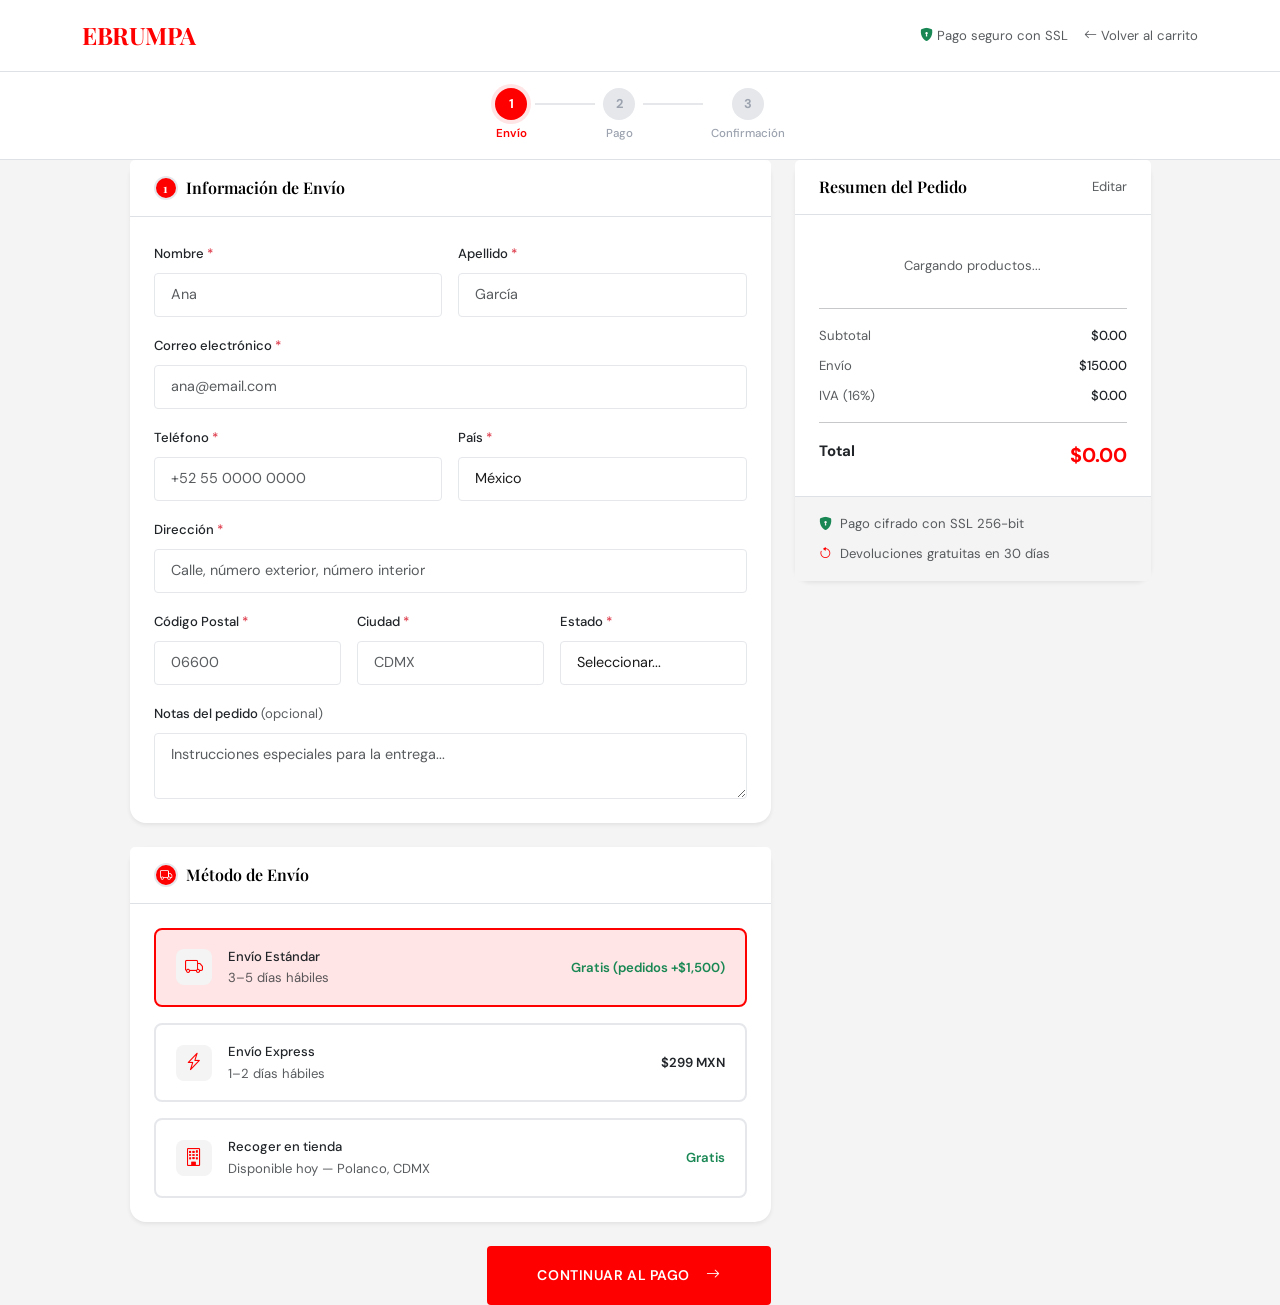
<file: checkout.html>
<!DOCTYPE html>
<html lang="es">
<head>
  <meta charset="UTF-8">
  <meta name="viewport" content="width=device-width, initial-scale=1">
  <meta name="description" content="Finaliza tu compra de manera segura — envío, pago y confirmación en minutos.">
  <meta property="og:title" content="Checkout — EBRUMPA">
  <meta property="og:description" content="Completa tu pedido de forma segura y rápida.">
  <title>Checkout — EBRUMPA</title>

  <!-- Bootstrap CSS -->
  <link href="https://cdn.jsdelivr.net/npm/bootstrap@5.3.3/dist/css/bootstrap.min.css" rel="stylesheet">
  <!-- Bootstrap Icons -->
  <link rel="stylesheet" href="https://cdn.jsdelivr.net/npm/bootstrap-icons@1.11.3/font/bootstrap-icons.css">
  <!-- Google Fonts -->
  <link href="https://fonts.googleapis.com/css2?family=Playfair+Display:wght@400;500;600;700&family=DM+Sans:wght@300;400;500;600;700&display=swap" rel="stylesheet">
  <!-- Custom CSS -->
  <link rel="stylesheet" href="css/styles.css">
</head>
<body>

  <!-- ============================================================
    MINIMAL NAVBAR (checkout mode — no distractions)
  ============================================================ -->
  <nav class="navbar navbar-custom border-bottom" style="position:sticky;top:0;z-index:1030;">
    <div class="container justify-content-between">
      <a class="navbar-brand" href="index.html">
        <span class="brand-text">EBRUMPA</span>
      </a>
      <div class="d-flex align-items-center gap-3">
        <span class="text-muted small d-none d-md-inline">
          <i class="bi bi-shield-lock-fill text-success me-1"></i>Pago seguro con SSL
        </span>
        <a href="cart.html" class="text-muted small text-decoration-none">
          <i class="bi bi-arrow-left me-1"></i>Volver al carrito
        </a>
      </div>
    </div>
  </nav>

  <!-- ============================================================
    CHECKOUT STEPS INDICATOR
  ============================================================ -->
  <div class="checkout-steps-bar bg-white border-bottom">
    <div class="container">
      <div class="checkout-steps d-flex align-items-center justify-content-center gap-0 py-3">
        <div class="checkout-step active" id="step-indicator-1">
          <div class="checkout-step-number">1</div>
          <span class="checkout-step-label">Envío</span>
        </div>
        <div class="checkout-step-connector"></div>
        <div class="checkout-step" id="step-indicator-2">
          <div class="checkout-step-number">2</div>
          <span class="checkout-step-label">Pago</span>
        </div>
        <div class="checkout-step-connector"></div>
        <div class="checkout-step" id="step-indicator-3">
          <div class="checkout-step-number">3</div>
          <span class="checkout-step-label">Confirmación</span>
        </div>
      </div>
    </div>
  </div>

  <!-- ============================================================
    CHECKOUT MAIN
  ============================================================ -->
  <section class="section-padding bg-neutral-100">
    <div class="container">
      <div class="row g-4 justify-content-center">

        <!-- ---- LEFT: Form Steps ---- -->
        <div class="col-lg-7">

          <!-- STEP 1: Shipping -->
          <div id="checkoutStep1" class="checkout-step-panel">
            <div class="card border-0 shadow-sm rounded-4 mb-4">
              <div class="card-header bg-white border-bottom py-3 px-4">
                <h6 class="mb-0 fw-semibold d-flex align-items-center gap-2">
                  <span class="step-circle">1</span> Información de Envío
                </h6>
              </div>
              <div class="card-body p-4">
                <!-- [API HOOK LARAVEL] POST /api/checkout/shipping -->
                <div class="row g-3">
                  <div class="col-sm-6">
                    <label class="form-label small fw-medium" for="firstName">Nombre <span class="text-danger">*</span></label>
                    <input type="text" class="form-control form-control-custom" id="firstName" placeholder="Ana" required autocomplete="given-name">
                    <div class="invalid-feedback">Ingresa tu nombre.</div>
                  </div>
                  <div class="col-sm-6">
                    <label class="form-label small fw-medium" for="lastName">Apellido <span class="text-danger">*</span></label>
                    <input type="text" class="form-control form-control-custom" id="lastName" placeholder="García" required autocomplete="family-name">
                    <div class="invalid-feedback">Ingresa tu apellido.</div>
                  </div>
                  <div class="col-12">
                    <label class="form-label small fw-medium" for="email">Correo electrónico <span class="text-danger">*</span></label>
                    <input type="email" class="form-control form-control-custom" id="email" placeholder="ana@email.com" required autocomplete="email">
                    <div class="invalid-feedback">Ingresa un correo válido.</div>
                  </div>
                  <div class="col-sm-6">
                    <label class="form-label small fw-medium" for="phone">Teléfono <span class="text-danger">*</span></label>
                    <input type="tel" class="form-control form-control-custom" id="phone" placeholder="+52 55 0000 0000" required autocomplete="tel">
                    <div class="invalid-feedback">Ingresa tu teléfono.</div>
                  </div>
                  <div class="col-sm-6">
                    <label class="form-label small fw-medium" for="country">País <span class="text-danger">*</span></label>
                    <select class="form-select form-control-custom" id="country" required autocomplete="country">
                      <option value="">Seleccionar...</option>
                      <option value="MX" selected>México</option>
                      <option value="US">Estados Unidos</option>
                      <option value="CA">Canadá</option>
                      <option value="ES">España</option>
                    </select>
                  </div>
                  <div class="col-12">
                    <label class="form-label small fw-medium" for="address">Dirección <span class="text-danger">*</span></label>
                    <input type="text" class="form-control form-control-custom" id="address" placeholder="Calle, número exterior, número interior" required autocomplete="street-address">
                    <div class="invalid-feedback">Ingresa tu dirección.</div>
                  </div>
                  <div class="col-sm-4">
                    <label class="form-label small fw-medium" for="zip">Código Postal <span class="text-danger">*</span></label>
                    <input type="text" class="form-control form-control-custom" id="zip" placeholder="06600" maxlength="5" required autocomplete="postal-code">
                    <div class="invalid-feedback">Ingresa tu CP.</div>
                  </div>
                  <div class="col-sm-4">
                    <label class="form-label small fw-medium" for="city">Ciudad <span class="text-danger">*</span></label>
                    <input type="text" class="form-control form-control-custom" id="city" placeholder="CDMX" required autocomplete="address-level2">
                    <div class="invalid-feedback">Ingresa tu ciudad.</div>
                  </div>
                  <div class="col-sm-4">
                    <label class="form-label small fw-medium" for="state">Estado <span class="text-danger">*</span></label>
                    <select class="form-select form-control-custom" id="state" required autocomplete="address-level1">
                      <option value="">Seleccionar...</option>
                      <option value="CDMX">Ciudad de México</option>
                      <option value="JAL">Jalisco</option>
                      <option value="NL">Nuevo León</option>
                      <option value="MEX">Estado de México</option>
                      <option value="PUE">Puebla</option>
                      <option value="VER">Veracruz</option>
                    </select>
                  </div>
                  <div class="col-12">
                    <label class="form-label small fw-medium" for="notes">Notas del pedido <span class="text-muted fw-normal">(opcional)</span></label>
                    <textarea class="form-control form-control-custom" id="notes" rows="2" placeholder="Instrucciones especiales para la entrega..."></textarea>
                  </div>
                </div>
              </div>
            </div>

            <!-- Shipping Method -->
            <div class="card border-0 shadow-sm rounded-4 mb-4">
              <div class="card-header bg-white border-bottom py-3 px-4">
                <h6 class="mb-0 fw-semibold d-flex align-items-center gap-2">
                  <span class="step-circle">
                    <i class="bi bi-truck"></i>
                  </span> Método de Envío
                </h6>
              </div>
              <div class="card-body p-4">
                <div class="d-flex flex-column gap-3">
                  <label class="shipping-option active" for="shippingStandard">
                    <input type="radio" name="shippingMethod" id="shippingStandard" value="standard" class="d-none" checked>
                    <div class="d-flex align-items-center justify-content-between w-100">
                      <div class="d-flex align-items-center gap-3">
                        <div class="shipping-option-icon">
                          <i class="bi bi-truck"></i>
                        </div>
                        <div>
                          <div class="fw-medium small">Envío Estándar</div>
                          <div class="text-muted small">3–5 días hábiles</div>
                        </div>
                      </div>
                      <span class="fw-semibold text-success small">Gratis (pedidos +$1,500)</span>
                    </div>
                  </label>
                  <label class="shipping-option" for="shippingExpress">
                    <input type="radio" name="shippingMethod" id="shippingExpress" value="express" class="d-none">
                    <div class="d-flex align-items-center justify-content-between w-100">
                      <div class="d-flex align-items-center gap-3">
                        <div class="shipping-option-icon">
                          <i class="bi bi-lightning-charge"></i>
                        </div>
                        <div>
                          <div class="fw-medium small">Envío Express</div>
                          <div class="text-muted small">1–2 días hábiles</div>
                        </div>
                      </div>
                      <span class="fw-semibold small">$299 MXN</span>
                    </div>
                  </label>
                  <label class="shipping-option" for="shippingPickup">
                    <input type="radio" name="shippingMethod" id="shippingPickup" value="pickup" class="d-none">
                    <div class="d-flex align-items-center justify-content-between w-100">
                      <div class="d-flex align-items-center gap-3">
                        <div class="shipping-option-icon">
                          <i class="bi bi-building"></i>
                        </div>
                        <div>
                          <div class="fw-medium small">Recoger en tienda</div>
                          <div class="text-muted small">Disponible hoy — Polanco, CDMX</div>
                        </div>
                      </div>
                      <span class="fw-semibold text-success small">Gratis</span>
                    </div>
                  </label>
                </div>
              </div>
            </div>

            <div class="d-flex justify-content-end">
              <button class="btn-primary-custom px-5 py-3" id="continueToPaymentBtn">
                Continuar al Pago <i class="bi bi-arrow-right ms-2"></i>
              </button>
            </div>
          </div>

          <!-- STEP 2: Payment -->
          <div id="checkoutStep2" class="checkout-step-panel d-none">
            <div class="card border-0 shadow-sm rounded-4 mb-4">
              <div class="card-header bg-white border-bottom py-3 px-4">
                <h6 class="mb-0 fw-semibold d-flex align-items-center gap-2">
                  <span class="step-circle">2</span> Método de Pago
                </h6>
              </div>
              <div class="card-body p-4">
                <!-- [API HOOK LARAVEL] Integrar con Stripe.js o Clip SDK aquí -->
                <!-- Payment Method Tabs -->
                <ul class="nav nav-pills payment-tabs mb-4" id="paymentTabs">
                  <li class="nav-item">
                    <button class="nav-link active" data-bs-toggle="pill" data-bs-target="#payCard" type="button">
                      <i class="bi bi-credit-card me-2"></i>Tarjeta
                    </button>
                  </li>
                  <li class="nav-item">
                    <button class="nav-link" data-bs-toggle="pill" data-bs-target="#payPaypal" type="button">
                      <i class="bi bi-paypal me-2"></i>PayPal
                    </button>
                  </li>
                  <li class="nav-item">
                    <button class="nav-link" data-bs-toggle="pill" data-bs-target="#payOxxo" type="button">OXXO</button>
                  </li>
                  <li class="nav-item">
                    <button class="nav-link" data-bs-toggle="pill" data-bs-target="#paySpei" type="button">SPEI</button>
                  </li>
                </ul>

                <div class="tab-content">
                  <!-- Credit Card Tab -->
                  <div class="tab-pane fade show active" id="payCard">
                    <!-- [API HOOK LARAVEL] Reemplazar con Stripe Elements o Clip TokenForm -->
                    <div class="row g-3">
                      <div class="col-12">
                        <label class="form-label small fw-medium" for="cardName">Nombre en la tarjeta <span class="text-danger">*</span></label>
                        <input type="text" class="form-control form-control-custom" id="cardName" placeholder="ANA GARCÍA" autocomplete="cc-name">
                      </div>
                      <div class="col-12">
                        <label class="form-label small fw-medium" for="cardNumber">Número de tarjeta <span class="text-danger">*</span></label>
                        <div class="position-relative">
                          <input type="text" class="form-control form-control-custom pe-5" id="cardNumber" placeholder="0000 0000 0000 0000" maxlength="19" autocomplete="cc-number">
                          <span class="position-absolute top-50 end-0 translate-middle-y me-3 text-muted">
                            <i class="bi bi-credit-card fs-5"></i>
                          </span>
                        </div>
                      </div>
                      <div class="col-sm-6">
                        <label class="form-label small fw-medium" for="cardExpiry">Vencimiento <span class="text-danger">*</span></label>
                        <input type="text" class="form-control form-control-custom" id="cardExpiry" placeholder="MM/AA" maxlength="5" autocomplete="cc-exp">
                      </div>
                      <div class="col-sm-6">
                        <label class="form-label small fw-medium" for="cardCvc">CVV <span class="text-danger">*</span></label>
                        <div class="position-relative">
                          <input type="text" class="form-control form-control-custom" id="cardCvc" placeholder="000" maxlength="4" autocomplete="cc-csc">
                          <span class="position-absolute top-50 end-0 translate-middle-y me-3 text-muted" data-bs-toggle="tooltip" title="3 dígitos al reverso de tu tarjeta">
                            <i class="bi bi-question-circle"></i>
                          </span>
                        </div>
                      </div>
                      <div class="col-12">
                        <div class="form-check">
                          <input class="form-check-input" type="checkbox" id="saveCard">
                          <label class="form-check-label small text-muted" for="saveCard">
                            Guardar esta tarjeta para futuras compras
                          </label>
                        </div>
                      </div>
                    </div>
                    <div class="mt-3 p-3 bg-light rounded-3 d-flex align-items-start gap-2">
                      <i class="bi bi-shield-lock-fill text-success mt-1 flex-shrink-0"></i>
                      <p class="small text-muted mb-0">Tu información de pago está encriptada con SSL. Nunca almacenamos los datos de tu tarjeta en nuestros servidores.</p>
                    </div>
                  </div>

                  <!-- PayPal Tab -->
                  <div class="tab-pane fade" id="payPaypal">
                    <div class="text-center py-4">
                      <i class="bi bi-paypal text-primary" style="font-size:3rem;"></i>
                      <p class="text-muted mt-3 mb-4">Serás redirigido a PayPal para completar tu pago de forma segura.</p>
                      <!-- [API HOOK LARAVEL] Integrar PayPal Checkout SDK -->
                      <div id="paypal-button-container" class="d-flex justify-content-center">
                        <div class="bg-yellow-400 rounded-3 px-4 py-2 fw-bold" style="background:#FFC439;cursor:pointer;">
                          <i class="bi bi-paypal me-2"></i>Pagar con PayPal
                        </div>
                      </div>
                    </div>
                  </div>

                  <!-- OXXO Tab -->
                  <div class="tab-pane fade" id="payOxxo">
                    <div class="text-center py-4">
                      <div class="oxxo-logo mb-3" style="font-size:2.5rem;font-weight:800;color:#FF0000;">OXXO</div>
                      <p class="text-muted mb-4">Recibirás un código de barras en tu correo para pagar en cualquier tienda OXXO. Tu pedido se procesará en 1–2 días hábiles tras confirmar el pago.</p>
                      <!-- [API HOOK LARAVEL] Generar referencia OXXO vía Stripe/Conekta -->
                      <div class="p-3 bg-light rounded-3 text-start">
                        <p class="small mb-2 fw-medium">Instrucciones:</p>
                        <ol class="small text-muted ps-3 mb-0">
                          <li>Completa tu pedido y recibirás un código por correo.</li>
                          <li>Acude a cualquier tienda OXXO.</li>
                          <li>Muestra el código al cajero y realiza el pago.</li>
                          <li>Guarda tu comprobante. El pedido se enviará en 24–48 hrs.</li>
                        </ol>
                      </div>
                    </div>
                  </div>

                  <!-- SPEI Tab -->
                  <div class="tab-pane fade" id="paySpei">
                    <div class="text-center py-4">
                      <i class="bi bi-bank2 text-primary-custom" style="font-size:2.5rem;"></i>
                      <p class="text-muted mt-3 mb-4">Realiza una transferencia bancaria con los datos que recibirás en tu correo. El pedido se confirma en 1–3 horas hábiles.</p>
                      <!-- [API HOOK LARAVEL] Generar CLABE vía Stripe/Conekta -->
                      <div class="p-3 bg-light rounded-3 text-start">
                        <p class="small mb-2 fw-medium">Instrucciones:</p>
                        <ol class="small text-muted ps-3 mb-0">
                          <li>Confirma tu pedido para obtener la CLABE interbancaria.</li>
                          <li>Realiza la transferencia desde tu banco o app bancaria.</li>
                          <li>Recibirás confirmación automática por correo.</li>
                        </ol>
                      </div>
                    </div>
                  </div>
                </div>
              </div>
            </div>

            <div class="d-flex justify-content-between align-items-center">
              <button class="btn btn-outline-secondary rounded-3" id="backToShippingBtn">
                <i class="bi bi-arrow-left me-2"></i>Volver al envío
              </button>
              <button class="btn-primary-custom px-5 py-3" id="placeOrderBtn">
                <i class="bi bi-lock-fill me-2"></i>Confirmar Pedido
              </button>
            </div>
          </div>

          <!-- STEP 3: Confirmation -->
          <div id="checkoutStep3" class="checkout-step-panel d-none">
            <div class="card border-0 shadow-sm rounded-4 text-center p-5">
              <div class="confirmation-icon mb-4">
                <i class="bi bi-check-circle-fill text-success" style="font-size:4rem;"></i>
              </div>
              <h2 class="fw-bold mb-2">¡Pedido confirmado!</h2>
              <p class="text-muted mb-1">Tu número de pedido es: <strong class="text-dark" id="orderNumber">#EL-00000</strong></p>
              <p class="text-muted mb-4">Recibirás una confirmación en tu correo electrónico en los próximos minutos.</p>
              <div class="d-flex flex-column flex-sm-row gap-3 justify-content-center">
                <a href="index.html" class="btn-primary-custom px-4 py-3">
                  <i class="bi bi-bag me-2"></i>Seguir comprando
                </a>
                <a href="#" class="btn-secondary-custom px-4 py-3">
                  <i class="bi bi-receipt me-2"></i>Ver mi pedido
                </a>
              </div>
            </div>
          </div>

        </div><!-- /col left -->

        <!-- ---- RIGHT: Order Summary ---- -->
        <div class="col-lg-4 col-xl-4">
          <div class="card border-0 shadow-sm rounded-4 sticky-top" style="top:90px;">
            <div class="card-header bg-white border-bottom py-3 px-4 d-flex align-items-center justify-content-between">
              <h6 class="mb-0 fw-semibold">Resumen del Pedido</h6>
              <a href="cart.html" class="text-muted small text-decoration-none">Editar</a>
            </div>
            <div class="card-body p-4">

              <!-- Cart items injected here -->
              <div id="checkoutItemsList" class="mb-3">
                <!-- [API HOOK LARAVEL] Items rendered from localStorage via initCheckoutSummary() -->
                <div class="text-center py-3 text-muted small" id="checkoutItemsPlaceholder">
                  Cargando productos...
                </div>
              </div>

              <hr>

              <!-- Totals -->
              <div class="d-flex justify-content-between mb-2">
                <span class="text-muted small">Subtotal</span>
                <span class="small fw-medium" id="checkoutSubtotal">$0.00</span>
              </div>
              <div class="d-flex justify-content-between mb-2" id="checkoutDiscountRow" style="display:none!important;">
                <span class="text-success small"><i class="bi bi-tag-fill me-1"></i>Descuento</span>
                <span class="text-success small fw-medium" id="checkoutDiscount">-$0.00</span>
              </div>
              <div class="d-flex justify-content-between mb-2">
                <span class="text-muted small">Envío</span>
                <span class="small fw-medium" id="checkoutShipping">$150.00</span>
              </div>
              <div class="d-flex justify-content-between mb-3">
                <span class="text-muted small">IVA (16%)</span>
                <span class="small fw-medium" id="checkoutTax">$0.00</span>
              </div>
              <hr>
              <div class="d-flex justify-content-between mb-0">
                <span class="fw-bold">Total</span>
                <span class="fw-bold fs-5 text-primary-custom" id="checkoutTotal">$0.00</span>
              </div>
            </div>
            <div class="card-footer bg-neutral-100 border-top px-4 py-3">
              <div class="d-flex flex-column gap-2">
                <div class="d-flex align-items-center gap-2 text-muted small">
                  <i class="bi bi-shield-lock-fill text-success"></i>
                  <span>Pago cifrado con SSL 256-bit</span>
                </div>
                <div class="d-flex align-items-center gap-2 text-muted small">
                  <i class="bi bi-arrow-counterclockwise text-primary-custom"></i>
                  <span>Devoluciones gratuitas en 30 días</span>
                </div>
              </div>
            </div>
          </div>
        </div><!-- /col right -->

      </div>
    </div>
  </section>

  <!-- Bootstrap Toast -->
  <div class="position-fixed bottom-0 end-0 p-3" style="z-index:9999;">
    <div id="main-toast" class="toast align-items-center border-0 shadow" role="alert" aria-live="assertive" aria-atomic="true">
      <div class="d-flex">
        <div class="toast-body d-flex align-items-center gap-2">
          <span id="toast-icon" class="fs-5"></span>
          <div>
            <div class="fw-semibold small" id="toast-title"></div>
            <div class="text-muted small" id="toast-message"></div>
          </div>
        </div>
        <button type="button" class="btn-close me-2 m-auto" data-bs-dismiss="toast" aria-label="Cerrar"></button>
      </div>
    </div>
  </div>

  <!-- Bootstrap JS -->
  <script src="https://cdn.jsdelivr.net/npm/bootstrap@5.3.3/dist/js/bootstrap.bundle.min.js"></script>
  <script src="js/main.js"></script>
  <script>
    // Shipping option toggle
    document.querySelectorAll('.shipping-option').forEach(label => {
      label.addEventListener('click', function() {
        document.querySelectorAll('.shipping-option').forEach(l => l.classList.remove('active'));
        this.classList.add('active');
      });
    });

    // Step navigation
    function goToStep(n) {
      document.querySelectorAll('.checkout-step-panel').forEach((p, i) => {
        p.classList.toggle('d-none', i !== n - 1);
      });
      document.querySelectorAll('.checkout-step').forEach((s, i) => {
        s.classList.remove('active', 'completed');
        if (i + 1 < n) s.classList.add('completed');
        if (i + 1 === n) s.classList.add('active');
      });
      window.scrollTo({top: 0, behavior: 'smooth'});
    }

    document.getElementById('continueToPaymentBtn')?.addEventListener('click', function() {
      // Basic HTML5 validation on step 1 fields
      const fields = ['firstName', 'lastName', 'email', 'phone', 'address', 'zip', 'city'];
      let valid = true;
      fields.forEach(id => {
        const el = document.getElementById(id);
        if (el && !el.value.trim()) {
          el.classList.add('is-invalid');
          valid = false;
        } else if (el) {
          el.classList.remove('is-invalid');
        }
      });
      if (valid) goToStep(2);
    });

    document.getElementById('backToShippingBtn')?.addEventListener('click', () => goToStep(1));

    // Card number formatting
    document.getElementById('cardNumber')?.addEventListener('input', function() {
      let v = this.value.replace(/\D/g, '').substring(0, 16);
      this.value = v.replace(/(.{4})/g, '$1 ').trim();
    });
    document.getElementById('cardExpiry')?.addEventListener('input', function() {
      let v = this.value.replace(/\D/g, '').substring(0, 4);
      if (v.length >= 2) v = v.slice(0,2) + '/' + v.slice(2);
      this.value = v;
    });

    // Tooltips init
    document.querySelectorAll('[data-bs-toggle="tooltip"]').forEach(el => {
      new bootstrap.Tooltip(el);
    });
  </script>
</body>
</html>
</file>
<file: css/styles.css>
/* ==========================================================================
   ECOMMERCE TEMPLATE - Custom Styles over Bootstrap 5.3
   Paleta: Rojo primario + neutros elegantes
   Tipografía: Playfair Display (display) + DM Sans (body)
   ========================================================================== */

/* --------------------------------------------------------------------------
   1. CUSTOM PROPERTIES (CSS Variables)
   -------------------------------------------------------------------------- */
:root {
  /* Brand Colors */
  --color-primary: #FF0000;
  --color-primary-dark: #CC0000;
  --color-primary-light: #FFE5E5;
  --color-primary-hover: #E60000;

  /* Neutrals */
  --color-neutral-900: #000000;
  --color-neutral-800: #1A1A1A;
  --color-neutral-700: #2D2D2D;
  --color-neutral-600: #4B5563;
  --color-neutral-400: #9CA3AF;
  --color-neutral-300: #D1D5DB;
  --color-neutral-200: #E5E7EB;

  /* Backgrounds */
  --color-neutral-100: #F4F4F4;
  --color-neutral-50: #FFFFFF;
  --color-cream: #FAFAFA;

  /* Typography */
  --font-display: 'Playfair Display', Georgia, serif;
  --font-body: 'DM Sans', 'Helvetica Neue', Arial, sans-serif;

  /* Spacing */
  --section-py: 5rem;
  --navbar-height: 72px;

  /* Shadows */
  --shadow-card: 0 2px 12px rgba(0,0,0,0.08);
  --shadow-card-hover: 0 8px 32px rgba(0,0,0,0.14);
  --shadow-modal: 0 20px 60px rgba(0,0,0,0.2);

  /* Transitions */
  --transition-base: 0.25s ease;
  --transition-slow: 0.4s ease;

  /* Border radius */
  --radius-sm: 4px;
  --radius-md: 8px;
  --radius-lg: 16px;
  --radius-xl: 24px;
}

/* --------------------------------------------------------------------------
   2. BASE & RESET
   -------------------------------------------------------------------------- */
*, *::before, *::after {
  box-sizing: border-box;
}

html {
  scroll-behavior: smooth;
}

body {
  font-family: var(--font-body);
  font-size: 15px;
  line-height: 1.65;
  color: var(--color-neutral-800);
  background-color: var(--color-neutral-50);
  -webkit-font-smoothing: antialiased;
  -moz-osx-font-smoothing: grayscale;
}

h1, h2, h3, h4, h5, h6 {
  font-family: var(--font-display);
  font-weight: 700;
  line-height: 1.2;
  color: var(--color-neutral-900);
}

a {
  color: var(--color-primary);
  text-decoration: none;
  transition: color var(--transition-base);
}

a:hover {
  color: var(--color-primary-dark);
}

img {
  max-width: 100%;
  height: auto;
}

/* --------------------------------------------------------------------------
   3. UTILITY CLASSES
   -------------------------------------------------------------------------- */
.section-py {
  padding-top: var(--section-py);
  padding-bottom: var(--section-py);
}

.bg-cream {
  background-color: var(--color-cream);
}

.bg-neutral-100 {
  background-color: var(--color-neutral-100);
}

.text-primary-custom {
  color: var(--color-primary) !important;
}

.text-muted-custom {
  color: var(--color-neutral-400);
}

.fw-500 {
  font-weight: 500;
}

.fw-600 {
  font-weight: 600;
}

.font-display {
  font-family: var(--font-display);
}

/* Hover lift effect */
.hover-lift {
  transition: transform var(--transition-base), box-shadow var(--transition-base);
}
.hover-lift:hover {
  transform: translateY(-4px);
  box-shadow: var(--shadow-card-hover) !important;
}

/* Hover scale */
.hover-scale {
  transition: transform var(--transition-base);
}
.hover-scale:hover {
  transform: scale(1.03);
}

/* Divider */
.divider {
  height: 1px;
  background: var(--color-neutral-200);
  border: none;
}

/* Overlay */
.overlay-dark {
  position: absolute;
  inset: 0;
  background: linear-gradient(135deg, rgba(0,0,0,0.6) 0%, rgba(0,0,0,0.2) 100%);
  z-index: 1;
}

/* --------------------------------------------------------------------------
   4. BUTTONS
   -------------------------------------------------------------------------- */

/* Primary button */
.btn-primary-custom {
  background-color: var(--color-primary);
  border: 2px solid var(--color-primary);
  color: #fff;
  font-family: var(--font-body);
  font-weight: 600;
  font-size: 0.875rem;
  letter-spacing: 0.04em;
  text-transform: uppercase;
  padding: 0.65rem 1.75rem;
  border-radius: var(--radius-sm);
  transition: background var(--transition-base), border-color var(--transition-base), transform var(--transition-base), box-shadow var(--transition-base);
  cursor: pointer;
  display: inline-flex;
  align-items: center;
  gap: 0.5rem;
  position: relative;
  overflow: hidden;
}
.btn-primary-custom::after {
  content: '';
  position: absolute;
  inset: 0;
  background: rgba(255,255,255,0.12);
  opacity: 0;
  transition: opacity var(--transition-base);
}
.btn-primary-custom:hover {
  background-color: var(--color-primary-dark);
  border-color: var(--color-primary-dark);
  color: #fff;
  transform: translateY(-1px);
  box-shadow: 0 6px 20px rgba(255,0,0,0.35);
}
.btn-primary-custom:hover::after {
  opacity: 1;
}
.btn-primary-custom:active {
  transform: translateY(0);
  box-shadow: none;
}
.btn-primary-custom:focus-visible {
  outline: 3px solid var(--color-primary-light);
  outline-offset: 2px;
}

/* Secondary button */
.btn-secondary-custom {
  background-color: transparent;
  border: 2px solid var(--color-neutral-800);
  color: var(--color-neutral-800);
  font-family: var(--font-body);
  font-weight: 600;
  font-size: 0.875rem;
  letter-spacing: 0.04em;
  text-transform: uppercase;
  padding: 0.65rem 1.75rem;
  border-radius: var(--radius-sm);
  transition: background var(--transition-base), color var(--transition-base), transform var(--transition-base);
  cursor: pointer;
  display: inline-flex;
  align-items: center;
  gap: 0.5rem;
}
.btn-secondary-custom:hover {
  background-color: var(--color-neutral-800);
  color: #fff;
  transform: translateY(-1px);
}
.btn-secondary-custom:focus-visible {
  outline: 3px solid var(--color-neutral-300);
  outline-offset: 2px;
}

/* Outline primary */
.btn-outline-primary-custom {
  background-color: transparent;
  border: 2px solid var(--color-primary);
  color: var(--color-primary);
  font-family: var(--font-body);
  font-weight: 600;
  font-size: 0.875rem;
  letter-spacing: 0.04em;
  text-transform: uppercase;
  padding: 0.65rem 1.75rem;
  border-radius: var(--radius-sm);
  transition: background var(--transition-base), color var(--transition-base), transform var(--transition-base);
  cursor: pointer;
  display: inline-flex;
  align-items: center;
  gap: 0.5rem;
}
.btn-outline-primary-custom:hover {
  background-color: var(--color-primary);
  color: #fff;
  transform: translateY(-1px);
}

/* Icon button */
.btn-icon {
  width: 40px;
  height: 40px;
  border-radius: 50%;
  border: 1.5px solid var(--color-neutral-200);
  background: var(--color-neutral-50);
  color: var(--color-neutral-600);
  display: inline-flex;
  align-items: center;
  justify-content: center;
  transition: all var(--transition-base);
  cursor: pointer;
  flex-shrink: 0;
}
.btn-icon:hover {
  background: var(--color-primary);
  border-color: var(--color-primary);
  color: #fff;
  transform: scale(1.08);
}

/* --------------------------------------------------------------------------
   5. BADGES & CHIPS
   -------------------------------------------------------------------------- */
.badge-stock {
  display: inline-flex;
  align-items: center;
  gap: 0.3rem;
  font-size: 0.72rem;
  font-weight: 600;
  letter-spacing: 0.06em;
  text-transform: uppercase;
  padding: 0.25rem 0.6rem;
  border-radius: 2px;
}
.badge-stock-available {
  background-color: #D1FAE5;
  color: #065F46;
}
.badge-stock-low {
  background-color: #FEF3C7;
  color: #92400E;
}
.badge-stock-out {
  background-color: var(--color-neutral-200);
  color: var(--color-neutral-600);
}

.badge-promo {
  background-color: var(--color-primary);
  color: #fff;
  font-size: 0.68rem;
  font-weight: 700;
  letter-spacing: 0.06em;
  text-transform: uppercase;
  padding: 0.2rem 0.55rem;
  border-radius: 2px;
}

.badge-new {
  background-color: var(--color-neutral-900);
  color: #fff;
  font-size: 0.68rem;
  font-weight: 700;
  letter-spacing: 0.06em;
  text-transform: uppercase;
  padding: 0.2rem 0.55rem;
  border-radius: 2px;
}

.chip-category {
  display: inline-flex;
  align-items: center;
  gap: 0.35rem;
  font-size: 0.8rem;
  font-weight: 500;
  color: var(--color-neutral-600);
  background: var(--color-neutral-100);
  border: 1.5px solid var(--color-neutral-200);
  border-radius: 50px;
  padding: 0.3rem 0.85rem;
  transition: all var(--transition-base);
  cursor: pointer;
  white-space: nowrap;
}
.chip-category:hover,
.chip-category.active {
  background: var(--color-primary);
  border-color: var(--color-primary);
  color: #fff;
}

/* --------------------------------------------------------------------------
   6. SEARCH INPUT
   -------------------------------------------------------------------------- */
.search-wrapper {
  position: relative;
  flex: 1;
  max-width: 480px;
}
.search-wrapper .search-icon {
  position: absolute;
  left: 14px;
  top: 50%;
  transform: translateY(-50%);
  color: var(--color-neutral-400);
  font-size: 1rem;
  pointer-events: none;
}
.search-input-custom {
  width: 100%;
  padding: 0.55rem 1rem 0.55rem 2.5rem;
  border: 1.5px solid var(--color-neutral-200);
  border-radius: 50px;
  font-family: var(--font-body);
  font-size: 0.875rem;
  color: var(--color-neutral-800);
  background: var(--color-neutral-100);
  transition: border-color var(--transition-base), box-shadow var(--transition-base), background var(--transition-base);
  outline: none;
}
.search-input-custom:focus {
  border-color: var(--color-primary);
  background: var(--color-neutral-50);
  box-shadow: 0 0 0 3px var(--color-primary-light);
}
.search-input-custom::placeholder {
  color: var(--color-neutral-400);
}

/* --------------------------------------------------------------------------
   7. QUANTITY SELECTOR
   -------------------------------------------------------------------------- */
.qty-selector {
  display: inline-flex;
  align-items: center;
  border: 1.5px solid var(--color-neutral-200);
  border-radius: var(--radius-sm);
  overflow: hidden;
  height: 44px;
}
.qty-btn {
  width: 42px;
  height: 100%;
  border: none;
  background: var(--color-neutral-100);
  color: var(--color-neutral-700);
  font-size: 1.1rem;
  cursor: pointer;
  transition: background var(--transition-base), color var(--transition-base);
  display: flex;
  align-items: center;
  justify-content: center;
}
.qty-btn:hover {
  background: var(--color-primary);
  color: #fff;
}
.qty-input {
  width: 50px;
  height: 100%;
  border: none;
  border-left: 1.5px solid var(--color-neutral-200);
  border-right: 1.5px solid var(--color-neutral-200);
  text-align: center;
  font-family: var(--font-body);
  font-weight: 600;
  font-size: 0.9rem;
  color: var(--color-neutral-900);
  outline: none;
  background: #fff;
}
.qty-input::-webkit-inner-spin-button,
.qty-input::-webkit-outer-spin-button { -webkit-appearance: none; }

/* --------------------------------------------------------------------------
   8. NAVBAR
   -------------------------------------------------------------------------- */
.navbar-custom {
  background: var(--color-neutral-50);
  border-bottom: 1px solid var(--color-neutral-200);
  height: var(--navbar-height);
  position: sticky;
  top: 0;
  z-index: 1030;
  transition: box-shadow var(--transition-base);
}
.navbar-custom.scrolled {
  box-shadow: 0 2px 16px rgba(0,0,0,0.08);
}
.navbar-custom .navbar-brand {
  font-family: var(--font-display);
  font-weight: 700;
  font-size: 1.5rem;
  color: var(--color-neutral-900);
  letter-spacing: -0.02em;
}
.navbar-custom .navbar-brand span {
  color: var(--color-primary);
}
.navbar-custom .nav-link-custom {
  font-size: 0.875rem;
  font-weight: 500;
  color: var(--color-neutral-600);
  padding: 0.35rem 0.75rem;
  border-radius: var(--radius-sm);
  transition: color var(--transition-base), background var(--transition-base);
  white-space: nowrap;
}
.navbar-custom .nav-link-custom:hover,
.navbar-custom .nav-link-custom.active {
  color: var(--color-neutral-900);
  background: var(--color-neutral-100);
}
.navbar-custom .nav-link-custom.active {
  font-weight: 600;
}

/* Cart badge */
.cart-icon-wrapper {
  position: relative;
  display: inline-flex;
}
.cart-badge {
  position: absolute;
  top: -6px;
  right: -8px;
  background: var(--color-primary);
  color: #fff;
  font-size: 0.62rem;
  font-weight: 700;
  min-width: 18px;
  height: 18px;
  border-radius: 50%;
  display: flex;
  align-items: center;
  justify-content: center;
  border: 2px solid #fff;
  line-height: 1;
  transition: transform 0.2s cubic-bezier(0.34, 1.56, 0.64, 1);
}
.cart-badge.bump {
  transform: scale(1.4);
}

/* Topbar announcement */
.topbar {
  background: var(--color-neutral-900);
  color: rgba(255,255,255,0.85);
  font-size: 0.78rem;
  letter-spacing: 0.04em;
  padding: 0.45rem 0;
  text-align: center;
}
.topbar a {
  color: #fff;
  font-weight: 600;
  text-decoration: underline;
  text-underline-offset: 2px;
}

/* Offcanvas mobile menu */
.offcanvas-custom {
  max-width: 320px;
}
.offcanvas-custom .offcanvas-header {
  border-bottom: 1px solid var(--color-neutral-200);
  padding: 1.25rem 1.5rem;
}
.offcanvas-custom .mobile-nav-link {
  display: flex;
  align-items: center;
  justify-content: space-between;
  padding: 0.8rem 0;
  font-size: 1rem;
  font-weight: 500;
  color: var(--color-neutral-800);
  border-bottom: 1px solid var(--color-neutral-100);
  transition: color var(--transition-base);
}
.offcanvas-custom .mobile-nav-link:hover {
  color: var(--color-primary);
}

/* --------------------------------------------------------------------------
   9. HERO
   -------------------------------------------------------------------------- */
.hero-section {
  position: relative;
  min-height: 90vh;
  display: flex;
  align-items: center;
  overflow: hidden;
  background: var(--color-neutral-900);
}
.hero-bg {
  position: absolute;
  inset: 0;
  background-image: url('https://images.unsplash.com/photo-1555529669-e69e7aa0ba9a?w=1600&q=80');
  background-size: cover;
  background-position: center;
  transition: transform 8s ease;
  will-change: transform;
}
.hero-section:hover .hero-bg {
  transform: scale(1.04);
}
.hero-overlay {
  position: absolute;
  inset: 0;
  background: linear-gradient(100deg, rgba(0,0,0,0.72) 0%, rgba(0,0,0,0.3) 60%, rgba(255,0,0,0.08) 100%);
  z-index: 1;
}
.hero-content {
  position: relative;
  z-index: 2;
  color: #fff;
}
.hero-eyebrow {
  font-size: 0.78rem;
  font-weight: 600;
  letter-spacing: 0.18em;
  text-transform: uppercase;
  color: var(--color-primary);
  display: inline-flex;
  align-items: center;
  gap: 0.5rem;
  margin-bottom: 1.25rem;
}
.hero-eyebrow::before {
  content: '';
  display: inline-block;
  width: 28px;
  height: 2px;
  background: var(--color-primary);
}
.hero-title {
  font-family: var(--font-display);
  font-size: clamp(2.5rem, 6vw, 5.5rem);
  font-weight: 700;
  line-height: 1.08;
  letter-spacing: -0.02em;
  color: #fff;
  margin-bottom: 1.5rem;
}
.hero-title em {
  font-style: italic;
  color: var(--color-primary);
}
.hero-subtitle {
  font-size: 1.05rem;
  color: rgba(255,255,255,0.75);
  max-width: 480px;
  margin-bottom: 2.5rem;
  line-height: 1.7;
}
.hero-cta-group {
  display: flex;
  flex-wrap: wrap;
  gap: 1rem;
  align-items: center;
}
.hero-scroll {
  position: absolute;
  bottom: 2rem;
  left: 50%;
  transform: translateX(-50%);
  z-index: 2;
  display: flex;
  flex-direction: column;
  align-items: center;
  gap: 0.35rem;
  color: rgba(255,255,255,0.5);
  font-size: 0.72rem;
  letter-spacing: 0.1em;
  text-transform: uppercase;
}
.scroll-indicator {
  width: 24px;
  height: 38px;
  border: 1.5px solid rgba(255,255,255,0.3);
  border-radius: 12px;
  display: flex;
  align-items: flex-start;
  justify-content: center;
  padding-top: 5px;
}
.scroll-dot {
  width: 4px;
  height: 8px;
  background: rgba(255,255,255,0.6);
  border-radius: 2px;
  animation: scrollAnim 2s ease infinite;
}
@keyframes scrollAnim {
  0%, 100% { transform: translateY(0); opacity: 1; }
  50% { transform: translateY(10px); opacity: 0.3; }
}

/* --------------------------------------------------------------------------
   10. SECTION HEADERS
   -------------------------------------------------------------------------- */
.section-header {
  margin-bottom: 3rem;
}
.section-eyebrow {
  font-size: 0.75rem;
  font-weight: 600;
  letter-spacing: 0.18em;
  text-transform: uppercase;
  color: var(--color-primary);
  display: inline-flex;
  align-items: center;
  gap: 0.5rem;
  margin-bottom: 0.6rem;
}
.section-eyebrow::before {
  content: '';
  display: inline-block;
  width: 22px;
  height: 2px;
  background: var(--color-primary);
}
.section-title {
  font-family: var(--font-display);
  font-size: clamp(1.75rem, 3vw, 2.75rem);
  font-weight: 700;
  letter-spacing: -0.02em;
  color: var(--color-neutral-900);
  line-height: 1.15;
}
.section-subtitle {
  font-size: 1rem;
  color: var(--color-neutral-600);
  max-width: 520px;
  margin-top: 0.6rem;
  line-height: 1.65;
}

/* --------------------------------------------------------------------------
   11. CATEGORY CARDS
   -------------------------------------------------------------------------- */
.category-card {
  position: relative;
  border-radius: var(--radius-lg);
  overflow: hidden;
  aspect-ratio: 3/4;
  cursor: pointer;
  display: block;
}
.category-card img {
  width: 100%;
  height: 100%;
  object-fit: cover;
  transition: transform var(--transition-slow);
}
.category-card:hover img {
  transform: scale(1.07);
}
.category-card-overlay {
  position: absolute;
  inset: 0;
  background: linear-gradient(to top, rgba(0,0,0,0.65) 0%, transparent 55%);
  z-index: 1;
}
.category-card-content {
  position: absolute;
  bottom: 0;
  left: 0;
  right: 0;
  z-index: 2;
  padding: 1.5rem;
}
.category-card-title {
  font-family: var(--font-display);
  font-size: 1.2rem;
  font-weight: 700;
  color: #fff;
  margin-bottom: 0.35rem;
}
.category-card-count {
  font-size: 0.78rem;
  color: rgba(255,255,255,0.7);
}
.category-card-arrow {
  position: absolute;
  top: 1.25rem;
  right: 1.25rem;
  z-index: 2;
  width: 36px;
  height: 36px;
  background: rgba(255,255,255,0.15);
  backdrop-filter: blur(8px);
  border-radius: 50%;
  display: flex;
  align-items: center;
  justify-content: center;
  color: #fff;
  font-size: 0.9rem;
  opacity: 0;
  transform: scale(0.8);
  transition: opacity var(--transition-base), transform var(--transition-base);
}
.category-card:hover .category-card-arrow {
  opacity: 1;
  transform: scale(1);
}

/* --------------------------------------------------------------------------
   12. PRODUCT CARDS
   -------------------------------------------------------------------------- */
.product-card {
  background: var(--color-neutral-50);
  border-radius: var(--radius-md);
  overflow: hidden;
  border: 1px solid var(--color-neutral-200);
  transition: transform var(--transition-base), box-shadow var(--transition-base), border-color var(--transition-base);
  position: relative;
}
.product-card:hover {
  transform: translateY(-5px);
  box-shadow: var(--shadow-card-hover);
  border-color: transparent;
}

.product-card-image-wrapper {
  position: relative;
  overflow: hidden;
  aspect-ratio: 4/3;
  background: var(--color-neutral-100);
}
.product-card-image-wrapper img {
  width: 100%;
  height: 100%;
  object-fit: cover;
  transition: transform var(--transition-slow);
}
.product-card:hover .product-card-image-wrapper img {
  transform: scale(1.06);
}

.product-card-badges {
  position: absolute;
  top: 0.75rem;
  left: 0.75rem;
  z-index: 2;
  display: flex;
  flex-direction: column;
  gap: 0.35rem;
}

.product-card-actions {
  position: absolute;
  top: 0.75rem;
  right: 0.75rem;
  z-index: 2;
  display: flex;
  flex-direction: column;
  gap: 0.35rem;
  opacity: 0;
  transform: translateX(8px);
  transition: opacity var(--transition-base), transform var(--transition-base);
}
.product-card:hover .product-card-actions {
  opacity: 1;
  transform: translateX(0);
}

.product-card-add {
  position: absolute;
  bottom: 0;
  left: 0;
  right: 0;
  z-index: 2;
  padding: 0.75rem 1rem;
  background: var(--color-neutral-900);
  color: #fff;
  text-align: center;
  font-size: 0.8rem;
  font-weight: 600;
  letter-spacing: 0.06em;
  text-transform: uppercase;
  transform: translateY(100%);
  transition: transform var(--transition-base);
  cursor: pointer;
  border: none;
  width: 100%;
}
.product-card:hover .product-card-add {
  transform: translateY(0);
}
.product-card-add:hover {
  background: var(--color-primary);
}

.product-card-body {
  padding: 1rem 1.1rem 1.2rem;
}
.product-card-category {
  font-size: 0.72rem;
  font-weight: 600;
  letter-spacing: 0.1em;
  text-transform: uppercase;
  color: var(--color-neutral-400);
  margin-bottom: 0.35rem;
}
.product-card-name {
  font-family: var(--font-display);
  font-size: 1rem;
  font-weight: 600;
  color: var(--color-neutral-900);
  margin-bottom: 0.45rem;
  line-height: 1.3;
  display: -webkit-box;
  -webkit-line-clamp: 2;
  -webkit-box-orient: vertical;
  overflow: hidden;
}
.product-card-rating {
  display: flex;
  align-items: center;
  gap: 0.35rem;
  margin-bottom: 0.6rem;
}
.stars {
  display: inline-flex;
  gap: 1px;
}
.stars i {
  font-size: 0.7rem;
  color: #F59E0B;
}
.rating-count {
  font-size: 0.75rem;
  color: var(--color-neutral-400);
}
.product-card-price {
  display: flex;
  align-items: center;
  gap: 0.5rem;
  flex-wrap: wrap;
}
.price-current {
  font-weight: 700;
  font-size: 1.05rem;
  color: var(--color-neutral-900);
}
.price-original {
  font-size: 0.85rem;
  color: var(--color-neutral-400);
  text-decoration: line-through;
}
.price-discount {
  font-size: 0.72rem;
  font-weight: 700;
  color: var(--color-primary);
  background: var(--color-primary-light);
  padding: 0.1rem 0.4rem;
  border-radius: 2px;
}

/* Filter pills */
.filter-pills {
  display: flex;
  gap: 0.5rem;
  flex-wrap: wrap;
  margin-bottom: 2rem;
}
.filter-pill {
  font-size: 0.82rem;
  font-weight: 500;
  color: var(--color-neutral-600);
  background: transparent;
  border: 1.5px solid var(--color-neutral-200);
  border-radius: 50px;
  padding: 0.4rem 1rem;
  cursor: pointer;
  transition: all var(--transition-base);
  white-space: nowrap;
}
.filter-pill:hover {
  border-color: var(--color-neutral-400);
  color: var(--color-neutral-900);
}
.filter-pill.active {
  background: var(--color-neutral-900);
  border-color: var(--color-neutral-900);
  color: #fff;
}

/* --------------------------------------------------------------------------
   13. BENEFITS BAR
   -------------------------------------------------------------------------- */
.benefit-item {
  display: flex;
  align-items: center;
  gap: 1rem;
  padding: 1.5rem;
}
.benefit-icon {
  width: 52px;
  height: 52px;
  border-radius: var(--radius-md);
  background: var(--color-primary-light);
  display: flex;
  align-items: center;
  justify-content: center;
  flex-shrink: 0;
  font-size: 1.3rem;
  color: var(--color-primary);
  transition: transform var(--transition-base);
}
.benefit-item:hover .benefit-icon {
  transform: scale(1.1) rotate(-3deg);
}
.benefit-title {
  font-weight: 700;
  font-size: 0.92rem;
  color: var(--color-neutral-900);
  margin-bottom: 0.1rem;
}
.benefit-desc {
  font-size: 0.78rem;
  color: var(--color-neutral-600);
  line-height: 1.4;
}

/* --------------------------------------------------------------------------
   14. TESTIMONIALS
   -------------------------------------------------------------------------- */
.testimonial-card {
  background: var(--color-neutral-50);
  border: 1px solid var(--color-neutral-200);
  border-radius: var(--radius-lg);
  padding: 2rem;
  position: relative;
}
.testimonial-card::before {
  content: '\201C';
  font-family: var(--font-display);
  font-size: 5rem;
  line-height: 1;
  color: var(--color-primary-light);
  position: absolute;
  top: 1rem;
  left: 1.5rem;
  z-index: 0;
}
.testimonial-text {
  position: relative;
  z-index: 1;
  font-size: 0.95rem;
  line-height: 1.75;
  color: var(--color-neutral-700);
  margin-bottom: 1.25rem;
  font-style: italic;
}
.testimonial-author {
  display: flex;
  align-items: center;
  gap: 0.85rem;
}
.testimonial-avatar {
  width: 44px;
  height: 44px;
  border-radius: 50%;
  object-fit: cover;
  border: 2px solid var(--color-primary-light);
}
.testimonial-name {
  font-weight: 700;
  font-size: 0.88rem;
  color: var(--color-neutral-900);
}
.testimonial-role {
  font-size: 0.75rem;
  color: var(--color-neutral-400);
}

/* --------------------------------------------------------------------------
   15. NEWSLETTER
   -------------------------------------------------------------------------- */
.newsletter-section {
  background: var(--color-neutral-900);
  padding: 5rem 0;
  position: relative;
  overflow: hidden;
}
.newsletter-section::before {
  content: '';
  position: absolute;
  top: -50%;
  right: -10%;
  width: 500px;
  height: 500px;
  background: radial-gradient(circle, rgba(255,0,0,0.15) 0%, transparent 70%);
  pointer-events: none;
}
.newsletter-title {
  font-family: var(--font-display);
  font-size: clamp(1.75rem, 3vw, 2.5rem);
  font-weight: 700;
  color: #fff;
  line-height: 1.2;
  margin-bottom: 0.75rem;
}
.newsletter-subtitle {
  color: rgba(255,255,255,0.6);
  font-size: 0.95rem;
  margin-bottom: 2rem;
}
.newsletter-form {
  display: flex;
  gap: 0.75rem;
  max-width: 480px;
  flex-wrap: wrap;
}
.newsletter-input {
  flex: 1;
  min-width: 200px;
  padding: 0.7rem 1.25rem;
  border-radius: var(--radius-sm);
  border: 1.5px solid rgba(255,255,255,0.15);
  background: rgba(255,255,255,0.07);
  color: #fff;
  font-family: var(--font-body);
  font-size: 0.9rem;
  outline: none;
  transition: border-color var(--transition-base), background var(--transition-base);
}
.newsletter-input:focus {
  border-color: var(--color-primary);
  background: rgba(255,255,255,0.1);
}
.newsletter-input::placeholder { color: rgba(255,255,255,0.35); }

/* --------------------------------------------------------------------------
   16. FOOTER
   -------------------------------------------------------------------------- */
.footer-main {
  background: var(--color-neutral-800);
  padding: 4rem 0 2rem;
}
.footer-brand {
  font-family: var(--font-display);
  font-size: 1.6rem;
  font-weight: 700;
  color: #fff;
  letter-spacing: -0.02em;
}
.footer-brand span { color: var(--color-primary); }
.footer-tagline {
  font-size: 0.85rem;
  color: rgba(255,255,255,0.45);
  margin-top: 0.5rem;
  line-height: 1.6;
  max-width: 240px;
}
.footer-heading {
  font-size: 0.78rem;
  font-weight: 700;
  letter-spacing: 0.14em;
  text-transform: uppercase;
  color: rgba(255,255,255,0.45);
  margin-bottom: 1.25rem;
}
.footer-link {
  display: block;
  font-size: 0.87rem;
  color: rgba(255,255,255,0.65);
  margin-bottom: 0.6rem;
  transition: color var(--transition-base);
}
.footer-link:hover { color: #fff; }
.footer-social {
  display: flex;
  gap: 0.65rem;
  margin-top: 1.5rem;
}
.social-btn {
  width: 36px;
  height: 36px;
  border-radius: 50%;
  background: rgba(255,255,255,0.08);
  display: flex;
  align-items: center;
  justify-content: center;
  color: rgba(255,255,255,0.6);
  font-size: 0.9rem;
  transition: background var(--transition-base), color var(--transition-base);
}
.social-btn:hover {
  background: var(--color-primary);
  color: #fff;
}
.footer-divider {
  border-top: 1px solid rgba(255,255,255,0.08);
  margin: 2rem 0;
}
.footer-bottom {
  display: flex;
  flex-wrap: wrap;
  align-items: center;
  justify-content: space-between;
  gap: 1rem;
}
.footer-copyright {
  font-size: 0.8rem;
  color: rgba(255,255,255,0.35);
}
.payment-icons {
  display: flex;
  gap: 0.5rem;
  align-items: center;
}
.payment-icon {
  background: rgba(255,255,255,0.1);
  border-radius: 4px;
  padding: 0.2rem 0.5rem;
  font-size: 0.75rem;
  color: rgba(255,255,255,0.5);
  font-weight: 600;
}

/* --------------------------------------------------------------------------
   17. PRODUCT DETAIL PAGE
   -------------------------------------------------------------------------- */
.product-gallery-main {
  position: relative;
  border-radius: var(--radius-lg);
  overflow: hidden;
  aspect-ratio: 1/1;
  background: var(--color-neutral-100);
  cursor: zoom-in;
}
.product-gallery-main img {
  width: 100%;
  height: 100%;
  object-fit: cover;
  transition: transform var(--transition-slow);
}
.product-gallery-main:hover img { transform: scale(1.04); }

.product-thumbnails {
  display: flex;
  gap: 0.65rem;
  margin-top: 0.85rem;
  flex-wrap: wrap;
}
.product-thumb {
  width: 72px;
  height: 72px;
  border-radius: var(--radius-sm);
  overflow: hidden;
  border: 2px solid transparent;
  cursor: pointer;
  transition: border-color var(--transition-base), transform var(--transition-base);
  flex-shrink: 0;
  background: var(--color-neutral-100);
}
.product-thumb img {
  width: 100%;
  height: 100%;
  object-fit: cover;
}
.product-thumb.active,
.product-thumb:hover {
  border-color: var(--color-primary);
  transform: scale(1.05);
}

.product-title-detail {
  font-family: var(--font-display);
  font-size: clamp(1.6rem, 3vw, 2.2rem);
  font-weight: 700;
  letter-spacing: -0.02em;
  line-height: 1.15;
}
.product-price-detail {
  display: flex;
  align-items: baseline;
  gap: 0.75rem;
  flex-wrap: wrap;
}
.product-price-detail .price-main {
  font-size: 2rem;
  font-weight: 700;
  color: var(--color-neutral-900);
}
.product-price-detail .price-was {
  font-size: 1.1rem;
  color: var(--color-neutral-400);
  text-decoration: line-through;
}

/* Color & Size selectors */
.selector-label {
  font-size: 0.8rem;
  font-weight: 700;
  letter-spacing: 0.08em;
  text-transform: uppercase;
  color: var(--color-neutral-600);
  margin-bottom: 0.6rem;
}
.color-options {
  display: flex;
  gap: 0.5rem;
  flex-wrap: wrap;
}
.color-swatch {
  width: 30px;
  height: 30px;
  border-radius: 50%;
  border: 2px solid transparent;
  cursor: pointer;
  transition: transform var(--transition-base), border-color var(--transition-base);
  position: relative;
}
.color-swatch.active,
.color-swatch:hover { transform: scale(1.15); border-color: var(--color-neutral-400); }
.color-swatch.active::after {
  content: '';
  position: absolute;
  inset: -4px;
  border-radius: 50%;
  border: 2px solid var(--color-neutral-900);
}

.size-options {
  display: flex;
  gap: 0.5rem;
  flex-wrap: wrap;
}
.size-btn {
  min-width: 44px;
  height: 40px;
  padding: 0 0.65rem;
  border: 1.5px solid var(--color-neutral-200);
  background: transparent;
  color: var(--color-neutral-700);
  font-size: 0.82rem;
  font-weight: 600;
  font-family: var(--font-body);
  border-radius: var(--radius-sm);
  cursor: pointer;
  transition: all var(--transition-base);
}
.size-btn:hover {
  border-color: var(--color-neutral-900);
  color: var(--color-neutral-900);
  background: var(--color-neutral-100);
}
.size-btn.active {
  border-color: var(--color-neutral-900);
  background: var(--color-neutral-900);
  color: #fff;
}
.size-btn:disabled {
  opacity: 0.35;
  cursor: not-allowed;
  text-decoration: line-through;
}

/* Product tabs */
.product-tabs .nav-tabs {
  border-bottom: 2px solid var(--color-neutral-200);
  gap: 0;
}
.product-tabs .nav-tabs .nav-link {
  font-family: var(--font-body);
  font-size: 0.875rem;
  font-weight: 600;
  color: var(--color-neutral-600);
  border: none;
  border-bottom: 2px solid transparent;
  padding: 0.75rem 1.25rem;
  margin-bottom: -2px;
  transition: color var(--transition-base);
  background: transparent;
  border-radius: 0;
}
.product-tabs .nav-tabs .nav-link:hover { color: var(--color-neutral-900); }
.product-tabs .nav-tabs .nav-link.active {
  color: var(--color-primary);
  border-bottom-color: var(--color-primary);
  background: transparent;
}
.product-tabs .tab-content {
  padding: 2rem 0;
}

/* --------------------------------------------------------------------------
   18. CART PAGE
   -------------------------------------------------------------------------- */
.cart-table thead th {
  font-size: 0.72rem;
  font-weight: 700;
  letter-spacing: 0.12em;
  text-transform: uppercase;
  color: var(--color-neutral-400);
  border-bottom: 1.5px solid var(--color-neutral-200);
  padding-bottom: 0.85rem;
  background: transparent;
}
.cart-item-row {
  border-bottom: 1px solid var(--color-neutral-100);
  transition: background var(--transition-base);
}
.cart-item-row:hover { background: var(--color-cream); }
.cart-item-image {
  width: 72px;
  height: 72px;
  border-radius: var(--radius-sm);
  object-fit: cover;
  background: var(--color-neutral-100);
}
.cart-item-name {
  font-weight: 600;
  font-size: 0.92rem;
  color: var(--color-neutral-900);
  line-height: 1.3;
}
.cart-item-variant {
  font-size: 0.78rem;
  color: var(--color-neutral-400);
  margin-top: 0.2rem;
}
.cart-remove-btn {
  background: none;
  border: none;
  color: var(--color-neutral-400);
  font-size: 1rem;
  cursor: pointer;
  padding: 0.25rem;
  border-radius: var(--radius-sm);
  transition: color var(--transition-base), background var(--transition-base);
}
.cart-remove-btn:hover {
  color: var(--color-primary);
  background: var(--color-primary-light);
}

/* Order summary card */
.order-summary-card {
  background: var(--color-cream);
  border: 1px solid var(--color-neutral-200);
  border-radius: var(--radius-lg);
  padding: 1.75rem;
}
.summary-row {
  display: flex;
  justify-content: space-between;
  align-items: center;
  padding: 0.55rem 0;
  font-size: 0.9rem;
  color: var(--color-neutral-600);
}
.summary-row.total {
  font-size: 1.1rem;
  font-weight: 700;
  color: var(--color-neutral-900);
  border-top: 2px solid var(--color-neutral-200);
  margin-top: 0.5rem;
  padding-top: 1rem;
}
.summary-row.discount { color: #059669; }

/* Coupon */
.coupon-form {
  display: flex;
  gap: 0.5rem;
}
.coupon-input {
  flex: 1;
  padding: 0.6rem 1rem;
  border: 1.5px solid var(--color-neutral-200);
  border-radius: var(--radius-sm);
  font-family: var(--font-body);
  font-size: 0.875rem;
  color: var(--color-neutral-800);
  outline: none;
  background: var(--color-neutral-50);
  text-transform: uppercase;
  letter-spacing: 0.06em;
  transition: border-color var(--transition-base), box-shadow var(--transition-base);
}
.coupon-input:focus {
  border-color: var(--color-primary);
  box-shadow: 0 0 0 3px var(--color-primary-light);
}
.coupon-input.is-valid { border-color: #059669; }
.coupon-input.is-invalid { border-color: var(--color-primary); }

/* --------------------------------------------------------------------------
   19. BREADCRUMB
   -------------------------------------------------------------------------- */
.breadcrumb-custom {
  display: flex;
  align-items: center;
  gap: 0.4rem;
  flex-wrap: wrap;
  list-style: none;
  padding: 0;
  margin: 0;
}
.breadcrumb-custom li {
  display: flex;
  align-items: center;
  gap: 0.4rem;
  font-size: 0.8rem;
}
.breadcrumb-custom li a {
  color: var(--color-neutral-400);
  transition: color var(--transition-base);
}
.breadcrumb-custom li a:hover { color: var(--color-neutral-900); }
.breadcrumb-custom li.active { color: var(--color-neutral-700); font-weight: 500; }
.breadcrumb-custom li:not(:last-child)::after {
  content: '/';
  color: var(--color-neutral-300);
}

/* --------------------------------------------------------------------------
   20. BLOG CARDS
   -------------------------------------------------------------------------- */
.blog-card {
  border-radius: var(--radius-lg);
  overflow: hidden;
  background: var(--color-neutral-50);
  border: 1px solid var(--color-neutral-200);
  transition: transform var(--transition-base), box-shadow var(--transition-base);
  display: flex;
  flex-direction: column;
}
.blog-card:hover {
  transform: translateY(-4px);
  box-shadow: var(--shadow-card-hover);
}
.blog-card-image {
  position: relative;
  overflow: hidden;
  aspect-ratio: 16/9;
}
.blog-card-image img {
  width: 100%;
  height: 100%;
  object-fit: cover;
  transition: transform var(--transition-slow);
}
.blog-card:hover .blog-card-image img { transform: scale(1.05); }
.blog-card-category {
  position: absolute;
  top: 1rem;
  left: 1rem;
  z-index: 2;
}
.blog-card-body {
  padding: 1.5rem;
  flex: 1;
  display: flex;
  flex-direction: column;
}
.blog-card-meta {
  display: flex;
  align-items: center;
  gap: 1rem;
  font-size: 0.75rem;
  color: var(--color-neutral-400);
  margin-bottom: 0.75rem;
}
.blog-card-title {
  font-family: var(--font-display);
  font-size: 1.1rem;
  font-weight: 700;
  color: var(--color-neutral-900);
  line-height: 1.3;
  margin-bottom: 0.65rem;
  transition: color var(--transition-base);
  display: -webkit-box;
  -webkit-line-clamp: 2;
  -webkit-box-orient: vertical;
  overflow: hidden;
}
.blog-card:hover .blog-card-title { color: var(--color-primary); }
.blog-card-excerpt {
  font-size: 0.87rem;
  color: var(--color-neutral-600);
  line-height: 1.65;
  flex: 1;
  display: -webkit-box;
  -webkit-line-clamp: 3;
  -webkit-box-orient: vertical;
  overflow: hidden;
}
.blog-card-footer {
  display: flex;
  align-items: center;
  justify-content: space-between;
  margin-top: 1.25rem;
  padding-top: 1rem;
  border-top: 1px solid var(--color-neutral-100);
}

/* --------------------------------------------------------------------------
   21. ABOUT PAGE
   -------------------------------------------------------------------------- */
.about-hero {
  background: var(--color-neutral-900);
  padding: 8rem 0 5rem;
  position: relative;
  overflow: hidden;
}
.about-hero::before {
  content: '';
  position: absolute;
  inset: 0;
  background-image: url('https://images.unsplash.com/photo-1441986300917-64674bd600d8?w=1600&q=80');
  background-size: cover;
  background-position: center;
  opacity: 0.18;
}
.about-hero-content { position: relative; z-index: 2; }
.stat-card {
  text-align: center;
  padding: 2rem;
}
.stat-number {
  font-family: var(--font-display);
  font-size: clamp(2.5rem, 5vw, 4rem);
  font-weight: 700;
  color: var(--color-primary);
  line-height: 1;
}
.stat-label {
  font-size: 0.85rem;
  color: var(--color-neutral-600);
  font-weight: 500;
  margin-top: 0.5rem;
}
.team-card {
  text-align: center;
}
.team-avatar {
  width: 100px;
  height: 100px;
  border-radius: 50%;
  object-fit: cover;
  margin: 0 auto 1rem;
  border: 3px solid var(--color-primary-light);
  display: block;
}
.team-name {
  font-family: var(--font-display);
  font-weight: 700;
  font-size: 1rem;
  color: var(--color-neutral-900);
}
.team-role {
  font-size: 0.8rem;
  color: var(--color-neutral-400);
}

/* --------------------------------------------------------------------------
   22. TOAST NOTIFICATIONS
   -------------------------------------------------------------------------- */
.toast-container-custom {
  position: fixed;
  bottom: 1.5rem;
  right: 1.5rem;
  z-index: 9999;
  display: flex;
  flex-direction: column;
  gap: 0.65rem;
  max-width: 360px;
  pointer-events: none;
}
.toast-custom {
  background: var(--color-neutral-900);
  color: #fff;
  border-radius: var(--radius-md);
  padding: 1rem 1.25rem;
  display: flex;
  align-items: center;
  gap: 0.75rem;
  box-shadow: 0 8px 32px rgba(0,0,0,0.25);
  pointer-events: auto;
  animation: toastIn 0.35s cubic-bezier(0.34, 1.56, 0.64, 1);
}
.toast-custom.hiding { animation: toastOut 0.25s ease forwards; }
.toast-icon {
  width: 32px;
  height: 32px;
  border-radius: 50%;
  display: flex;
  align-items: center;
  justify-content: center;
  font-size: 0.9rem;
  flex-shrink: 0;
}
.toast-icon.success { background: rgba(5,150,105,0.2); color: #34D399; }
.toast-icon.info { background: rgba(59,130,246,0.2); color: #60A5FA; }
.toast-icon.error { background: rgba(255,0,0,0.2); color: #FC8181; }
.toast-text { font-size: 0.88rem; line-height: 1.4; flex: 1; }
.toast-text strong { display: block; margin-bottom: 0.1rem; font-size: 0.9rem; }
@keyframes toastIn {
  from { opacity: 0; transform: translateX(100%); }
  to { opacity: 1; transform: translateX(0); }
}
@keyframes toastOut {
  from { opacity: 1; transform: translateX(0); }
  to { opacity: 0; transform: translateX(100%); }
}

/* --------------------------------------------------------------------------
   23. EMPTY STATE
   -------------------------------------------------------------------------- */
.empty-state {
  text-align: center;
  padding: 4rem 2rem;
}
.empty-icon {
  font-size: 4rem;
  color: var(--color-neutral-300);
  margin-bottom: 1.25rem;
  display: block;
}
.empty-title {
  font-family: var(--font-display);
  font-size: 1.4rem;
  color: var(--color-neutral-700);
  margin-bottom: 0.5rem;
}
.empty-text {
  font-size: 0.9rem;
  color: var(--color-neutral-400);
  max-width: 340px;
  margin: 0 auto 1.5rem;
}

/* --------------------------------------------------------------------------
   24. MODAL / LIGHTBOX
   -------------------------------------------------------------------------- */
.modal-gallery .modal-dialog {
  max-width: 760px;
}
.modal-gallery .modal-content {
  border: none;
  border-radius: var(--radius-xl);
  overflow: hidden;
  background: var(--color-neutral-900);
  box-shadow: var(--shadow-modal);
}
.modal-gallery .modal-body {
  padding: 0.5rem;
}
.modal-gallery img {
  width: 100%;
  border-radius: var(--radius-lg);
  max-height: 80vh;
  object-fit: contain;
}
.modal-gallery .btn-close {
  position: absolute;
  top: 1rem;
  right: 1rem;
  z-index: 10;
  background-color: rgba(255,255,255,0.9);
  border-radius: 50%;
  padding: 0.5rem;
}

/* --------------------------------------------------------------------------
   25. PAGE TRANSITIONS
   -------------------------------------------------------------------------- */
main {
  animation: pageIn 0.35s ease;
}
@keyframes pageIn {
  from { opacity: 0; transform: translateY(8px); }
  to { opacity: 1; transform: translateY(0); }
}

/* --------------------------------------------------------------------------
   26. CHECKOUT
   -------------------------------------------------------------------------- */
.checkout-step-indicator {
  display: flex;
  align-items: center;
  justify-content: center;
  gap: 0;
  margin-bottom: 3rem;
}
.step-item {
  display: flex;
  flex-direction: column;
  align-items: center;
  gap: 0.4rem;
  flex: 1;
  max-width: 140px;
  position: relative;
}
.step-item:not(:last-child)::after {
  content: '';
  position: absolute;
  top: 18px;
  left: calc(50% + 20px);
  width: calc(100% - 36px);
  height: 2px;
  background: var(--color-neutral-200);
}
.step-item.done:not(:last-child)::after { background: var(--color-primary); }
.step-circle {
  width: 36px;
  height: 36px;
  border-radius: 50%;
  display: flex;
  align-items: center;
  justify-content: center;
  font-size: 0.78rem;
  font-weight: 700;
  border: 2px solid var(--color-neutral-200);
  background: var(--color-neutral-50);
  color: var(--color-neutral-400);
  transition: all var(--transition-base);
  z-index: 1;
}
.step-item.active .step-circle {
  border-color: var(--color-primary);
  background: var(--color-primary);
  color: #fff;
}
.step-item.done .step-circle {
  border-color: var(--color-primary);
  background: var(--color-primary-light);
  color: var(--color-primary);
}
.step-label {
  font-size: 0.72rem;
  font-weight: 500;
  color: var(--color-neutral-400);
  text-align: center;
  white-space: nowrap;
}
.step-item.active .step-label { color: var(--color-primary); font-weight: 600; }
.step-item.done .step-label { color: var(--color-neutral-600); }

/* Form styles */
.form-label-custom {
  font-size: 0.8rem;
  font-weight: 700;
  letter-spacing: 0.06em;
  text-transform: uppercase;
  color: var(--color-neutral-600);
  margin-bottom: 0.4rem;
  display: block;
}
.form-control-custom {
  width: 100%;
  padding: 0.65rem 1rem;
  border: 1.5px solid var(--color-neutral-200);
  border-radius: var(--radius-sm);
  font-family: var(--font-body);
  font-size: 0.9rem;
  color: var(--color-neutral-800);
  background: var(--color-neutral-50);
  outline: none;
  transition: border-color var(--transition-base), box-shadow var(--transition-base);
}
.form-control-custom:focus {
  border-color: var(--color-primary);
  box-shadow: 0 0 0 3px var(--color-primary-light);
}
.form-select-custom {
  appearance: none;
  background-image: url("data:image/svg+xml,%3csvg xmlns='http://www.w3.org/2000/svg' viewBox='0 0 16 16'%3e%3cpath fill='none' stroke='%234B5563' stroke-linecap='round' stroke-linejoin='round' stroke-width='2' d='M2 5l6 6 6-6'/%3e%3c/svg%3e");
  background-repeat: no-repeat;
  background-position: right 0.85rem center;
  background-size: 14px;
  padding-right: 2.5rem;
}

/* --------------------------------------------------------------------------
   27. RESPONSIVE ADJUSTMENTS
   -------------------------------------------------------------------------- */
@media (max-width: 768px) {
  :root { --section-py: 3rem; --navbar-height: 64px; }
  .hero-section { min-height: 75vh; }
  .hero-cta-group { flex-direction: column; align-items: flex-start; }
  .category-card { aspect-ratio: 3/2; }
  .product-card-actions { opacity: 1; transform: translateX(0); }
  .product-card-add { transform: translateY(0); background: rgba(0,0,0,0.75); }
  .newsletter-form { flex-direction: column; }
  .benefit-item { flex-direction: column; text-align: center; padding: 1rem; }
  .cart-table-responsive { overflow-x: auto; }
  .checkout-step-indicator { gap: 0.5rem; }
  .step-label { display: none; }
}

@media (max-width: 576px) {
  .filter-pills { overflow-x: auto; flex-wrap: nowrap; padding-bottom: 0.5rem; }
  .filter-pill { flex-shrink: 0; }
  .toast-container-custom { bottom: 0; right: 0; left: 0; max-width: 100%; padding: 0.75rem; }
}

/* --------------------------------------------------------------------------
   28. PRODUCT FEATURED SECTION (Sold-out / Free-ship banners)
   -------------------------------------------------------------------------- */
.promo-banner {
  background: var(--color-primary);
  color: #fff;
  padding: 0.65rem 1rem;
  text-align: center;
  font-size: 0.82rem;
  font-weight: 600;
  letter-spacing: 0.04em;
  position: relative;
  overflow: hidden;
}
.promo-banner::before {
  content: '';
  position: absolute;
  top: -50%;
  left: -50%;
  width: 200%;
  height: 200%;
  background: repeating-linear-gradient(
    45deg,
    transparent,
    transparent 40px,
    rgba(255,255,255,0.04) 40px,
    rgba(255,255,255,0.04) 80px
  );
}

/* --------------------------------------------------------------------------
   29. SCROLL TO TOP
   -------------------------------------------------------------------------- */
.scroll-to-top {
  position: fixed;
  bottom: 2rem;
  right: 2rem;
  width: 44px;
  height: 44px;
  background: var(--color-neutral-900);
  color: #fff;
  border-radius: 50%;
  display: flex;
  align-items: center;
  justify-content: center;
  cursor: pointer;
  z-index: 999;
  border: none;
  box-shadow: 0 4px 16px rgba(0,0,0,0.2);
  opacity: 0;
  transform: translateY(16px);
  transition: opacity var(--transition-base), transform var(--transition-base), background var(--transition-base);
  pointer-events: none;
}
.scroll-to-top.visible {
  opacity: 1;
  transform: translateY(0);
  pointer-events: auto;
}
.scroll-to-top:hover { background: var(--color-primary); }

/* --------------------------------------------------------------------------
   30. MISC EXTRAS
   -------------------------------------------------------------------------- */
.sticky-summary {
  position: sticky;
  top: calc(var(--navbar-height) + 1rem);
}
.divider-text {
  display: flex;
  align-items: center;
  gap: 0.75rem;
  font-size: 0.78rem;
  color: var(--color-neutral-400);
}
.divider-text::before,
.divider-text::after {
  content: '';
  flex: 1;
  height: 1px;
  background: var(--color-neutral-200);
}
.trust-icons {
  display: flex;
  align-items: center;
  gap: 1rem;
  flex-wrap: wrap;
}
.trust-icon {
  display: flex;
  align-items: center;
  gap: 0.35rem;
  font-size: 0.78rem;
  color: var(--color-neutral-600);
}
.trust-icon i { color: var(--color-primary); font-size: 0.9rem; }

/* --------------------------------------------------------------------------
   31. PAGE HEADER (cart, blog, etc.)
   -------------------------------------------------------------------------- */
.page-header {
  padding: 2.5rem 0 2rem;
  background: var(--color-neutral-100);
  border-bottom: 1px solid var(--color-neutral-200);
}
.page-header-title {
  font-family: var(--font-display);
  font-size: clamp(1.75rem, 4vw, 2.5rem);
  font-weight: 600;
  color: var(--color-neutral-900);
  margin: 0;
}

/* --------------------------------------------------------------------------
   32. CART — ITEM ROWS
   -------------------------------------------------------------------------- */
.cart-item-row {
  display: flex;
  align-items: center;
  gap: 1rem;
  padding: 1.25rem 1.5rem;
  border-bottom: 1px solid var(--color-neutral-200);
  transition: background var(--transition-base);
}
.cart-item-row:last-child { border-bottom: none; }
.cart-item-row:hover { background: var(--color-neutral-100); }
.cart-item-img {
  width: 72px;
  height: 88px;
  object-fit: cover;
  border-radius: 8px;
  flex-shrink: 0;
}
.cart-item-name { font-weight: 600; font-size: 0.9rem; line-height: 1.3; }
.cart-item-variant { font-size: 0.78rem; color: var(--color-neutral-400); margin-top: 2px; }
.cart-item-price { font-weight: 700; color: var(--color-neutral-900); font-size: 0.95rem; }
.cart-item-remove {
  background: none;
  border: none;
  color: var(--color-neutral-400);
  cursor: pointer;
  padding: 4px;
  border-radius: 50%;
  line-height: 1;
  transition: color var(--transition-base), background var(--transition-base);
}
.cart-item-remove:hover { color: var(--color-primary); background: var(--color-primary-light); }

/* Payment chips in cart */
.payment-chip {
  display: inline-flex;
  align-items: center;
  gap: 4px;
  font-size: 0.72rem;
  padding: 3px 10px;
  background: var(--color-neutral-100);
  border: 1px solid var(--color-neutral-200);
  border-radius: 99px;
  color: var(--color-neutral-600);
}

/* --------------------------------------------------------------------------
   33. CHECKOUT
   -------------------------------------------------------------------------- */
.checkout-steps-bar { position: sticky; top: var(--navbar-height); z-index: 100; }
.checkout-steps { gap: 0; }
.checkout-step {
  display: flex;
  flex-direction: column;
  align-items: center;
  gap: 4px;
  position: relative;
}
.checkout-step-number {
  width: 32px; height: 32px;
  border-radius: 50%;
  display: flex; align-items: center; justify-content: center;
  font-size: 0.8rem; font-weight: 700;
  background: var(--color-neutral-200);
  color: var(--color-neutral-400);
  transition: all var(--transition-base);
}
.checkout-step.active .checkout-step-number {
  background: var(--color-primary);
  color: #fff;
  box-shadow: 0 0 0 4px var(--color-primary-light);
}
.checkout-step.completed .checkout-step-number {
  background: #22c55e;
  color: #fff;
}
.checkout-step-label { font-size: 0.72rem; font-weight: 500; color: var(--color-neutral-400); }
.checkout-step.active .checkout-step-label { color: var(--color-primary); font-weight: 600; }
.checkout-step.completed .checkout-step-label { color: #22c55e; }
.checkout-step-connector {
  width: 60px; height: 2px;
  background: var(--color-neutral-200);
  margin: 0 8px;
  align-self: flex-start;
  margin-top: 15px;
}
.step-circle {
  width: 24px; height: 24px;
  background: var(--color-primary);
  color: #fff;
  border-radius: 50%;
  display: inline-flex; align-items: center; justify-content: center;
  font-size: 0.75rem; font-weight: 700;
  flex-shrink: 0;
}
.shipping-option {
  display: flex;
  align-items: center;
  padding: 1rem 1.25rem;
  border: 2px solid var(--color-neutral-200);
  border-radius: var(--radius-md);
  cursor: pointer;
  transition: all var(--transition-base);
}
.shipping-option:hover { border-color: var(--color-primary-light); }
.shipping-option.active { border-color: var(--color-primary); background: var(--color-primary-light); }
.shipping-option-icon {
  width: 36px; height: 36px;
  background: var(--color-neutral-100);
  border-radius: 8px;
  display: flex; align-items: center; justify-content: center;
  font-size: 1.1rem;
  color: var(--color-primary);
  flex-shrink: 0;
}
.payment-tabs { gap: 0.5rem; flex-wrap: wrap; }
.payment-tabs .nav-link {
  border: 1px solid var(--color-neutral-200);
  border-radius: var(--radius-sm);
  color: var(--color-neutral-600);
  font-size: 0.85rem;
  padding: 0.5rem 1rem;
}
.payment-tabs .nav-link.active {
  background: var(--color-primary);
  border-color: var(--color-primary);
  color: #fff;
}
.bg-neutral-100 { background: var(--color-neutral-100) !important; }
.bg-neutral-900 { background: var(--color-neutral-900) !important; }

/* --------------------------------------------------------------------------
   34. ABOUT PAGE
   -------------------------------------------------------------------------- */
.about-hero {
  height: clamp(380px, 55vh, 600px);
  display: flex;
  align-items: center;
}
.about-hero-bg {
  position: absolute;
  inset: 0;
}
.about-hero-overlay {
  position: absolute;
  inset: 0;
  background: linear-gradient(135deg, rgba(0,0,0,0.72) 0%, rgba(0,0,0,0.4) 100%);
}
.about-hero-content { position: relative; z-index: 1; width: 100%; }
.about-hero-title {
  font-family: var(--font-display);
  font-size: clamp(2rem, 5vw, 3.5rem);
  font-weight: 700;
  line-height: 1.1;
}
.about-img-grid img { width: 100%; }
.about-value-badge {
  display: inline-flex;
  align-items: center;
  padding: 0.4rem 1rem;
  background: var(--color-neutral-100);
  border-radius: 99px;
  font-size: 0.8rem;
  font-weight: 500;
}
.about-stats-bar {
  background: var(--color-neutral-900);
  padding: 3.5rem 0;
}
.about-stat-number {
  font-family: var(--font-display);
  font-size: clamp(2.5rem, 6vw, 3.5rem);
  font-weight: 700;
  color: var(--color-primary);
  line-height: 1;
}
.about-stat-label { color: rgba(255,255,255,0.6); font-size: 0.85rem; margin-top: 0.5rem; }
.value-card { border-radius: var(--radius-lg) !important; transition: transform var(--transition-base), box-shadow var(--transition-base); }
.value-card:hover { transform: translateY(-4px); box-shadow: var(--shadow-md) !important; }
.value-card-icon {
  width: 56px; height: 56px;
  background: var(--color-primary-light);
  border-radius: 14px;
  display: flex; align-items: center; justify-content: center;
  font-size: 1.5rem;
  color: var(--color-primary);
  margin: 0 auto;
}
.team-card { padding: 0; }
.team-img-wrap img { transition: transform 0.4s ease; }
.team-img-wrap:hover img { transform: scale(1.03); }
.team-social {
  width: 32px; height: 32px;
  border: 1px solid var(--color-neutral-200);
  border-radius: 50%;
  display: flex; align-items: center; justify-content: center;
  color: var(--color-neutral-600);
  text-decoration: none;
  font-size: 0.85rem;
  transition: all var(--transition-base);
}
.team-social:hover { background: var(--color-primary); border-color: var(--color-primary); color: #fff; }
.press-logo {
  font-family: var(--font-display);
  font-size: 1.3rem;
  font-weight: 700;
  color: var(--color-neutral-400);
  opacity: 0.5;
  transition: opacity var(--transition-base);
  padding: 1rem;
}
.press-logo:hover { opacity: 1; color: var(--color-neutral-800); }

/* --------------------------------------------------------------------------
   35. BLOG LIST PAGE
   -------------------------------------------------------------------------- */
.blog-img-featured { height: 340px; object-fit: cover; }
.blog-img { height: 200px; object-fit: cover; }
.blog-card { transition: transform var(--transition-base), box-shadow var(--transition-base); }
.blog-card:hover { transform: translateY(-4px); }
.blog-card:hover .blog-img,
.blog-card:hover .blog-img-featured { filter: brightness(0.97); }
.blog-card-title-featured {
  font-family: var(--font-display);
  font-size: clamp(1.3rem, 2.5vw, 1.75rem);
  font-weight: 600;
  line-height: 1.25;
}
.blog-card-title {
  font-size: 0.95rem;
  font-weight: 600;
  line-height: 1.35;
}
.blog-read-more {
  color: var(--color-primary);
  text-decoration: none;
  font-weight: 600;
  font-size: 0.85rem;
  display: inline-flex;
  align-items: center;
  transition: gap var(--transition-base);
}
.blog-read-more:hover { gap: 4px; color: var(--color-primary-dark); }
.blog-sidebar-cats { list-style: none; padding: 0; margin: 0; }
.blog-sidebar-cats li { border-bottom: 1px solid var(--color-neutral-200); }
.blog-sidebar-cats li:last-child { border-bottom: none; }
.blog-sidebar-cats a {
  display: flex; align-items: center; justify-content: space-between;
  padding: 0.6rem 0;
  color: var(--color-neutral-600);
  text-decoration: none;
  font-size: 0.88rem;
  transition: color var(--transition-base);
}
.blog-sidebar-cats a:hover { color: var(--color-primary); }
.blog-sidebar-post { transition: opacity var(--transition-base); }
.blog-sidebar-post:hover { opacity: 0.8; }
.chip-sm { font-size: 0.68rem; padding: 2px 10px; }
.x-small { font-size: 0.72rem; }
.pagination-custom .page-link {
  border-radius: var(--radius-sm) !important;
  border: 1px solid var(--color-neutral-200);
  color: var(--color-neutral-600);
  padding: 0.45rem 0.85rem;
  font-size: 0.85rem;
}
.pagination-custom .page-item.active .page-link {
  background: var(--color-primary);
  border-color: var(--color-primary);
  color: #fff;
}
.pagination-custom .page-link:hover { background: var(--color-primary-light); color: var(--color-primary); border-color: var(--color-primary-light); }

/* --------------------------------------------------------------------------
   36. BLOG DETAIL / ARTICLE
   -------------------------------------------------------------------------- */
.article-title {
  font-family: var(--font-display);
  font-size: clamp(1.75rem, 4vw, 2.75rem);
  font-weight: 700;
  line-height: 1.15;
  color: var(--color-neutral-900);
}
.article-subtitle {
  font-size: 1.1rem;
  line-height: 1.6;
  margin-top: 1rem;
}
.article-lead {
  font-size: 1.1rem;
  font-weight: 400;
  color: var(--color-neutral-700, #374151);
  line-height: 1.75;
  margin-bottom: 1.5rem;
}
.article-body p { line-height: 1.8; color: var(--color-neutral-600); margin-bottom: 1.25rem; }
.article-body img { max-width: 100%; }
.article-h2 {
  font-family: var(--font-display);
  font-size: 1.4rem;
  font-weight: 600;
  color: var(--color-neutral-900);
  margin: 2rem 0 0.75rem;
}
.article-highlight {
  background: var(--color-primary-light);
  border-left: 3px solid var(--color-primary);
  padding: 1rem 1.25rem;
  border-radius: 0 var(--radius-sm) var(--radius-sm) 0;
  margin: 1.5rem 0;
  font-size: 0.92rem;
  line-height: 1.6;
}
.article-blockquote blockquote {
  font-family: var(--font-display);
  font-size: 1.15rem;
  font-style: italic;
  color: var(--color-neutral-800);
  border-left: 4px solid var(--color-primary);
  padding: 1rem 0 1rem 1.5rem;
  margin: 2rem 0;
}
.article-blockquote cite {
  display: block;
  font-size: 0.82rem;
  font-style: normal;
  color: var(--color-neutral-400);
  margin-top: 0.5rem;
}
.article-toc { list-style: none; padding: 0; margin: 0; }
.article-toc li { border-bottom: 1px solid var(--color-neutral-200); }
.article-toc li:last-child { border-bottom: none; }
.article-toc a {
  display: block;
  padding: 0.55rem 0;
  font-size: 0.85rem;
  color: var(--color-neutral-600);
  text-decoration: none;
  transition: color var(--transition-base);
}
.article-toc a:hover { color: var(--color-primary); }
.author-bio { border: 1px solid var(--color-neutral-200) !important; }
.article-product-cta { border: 1px solid var(--color-primary-light) !important; }
</file>
